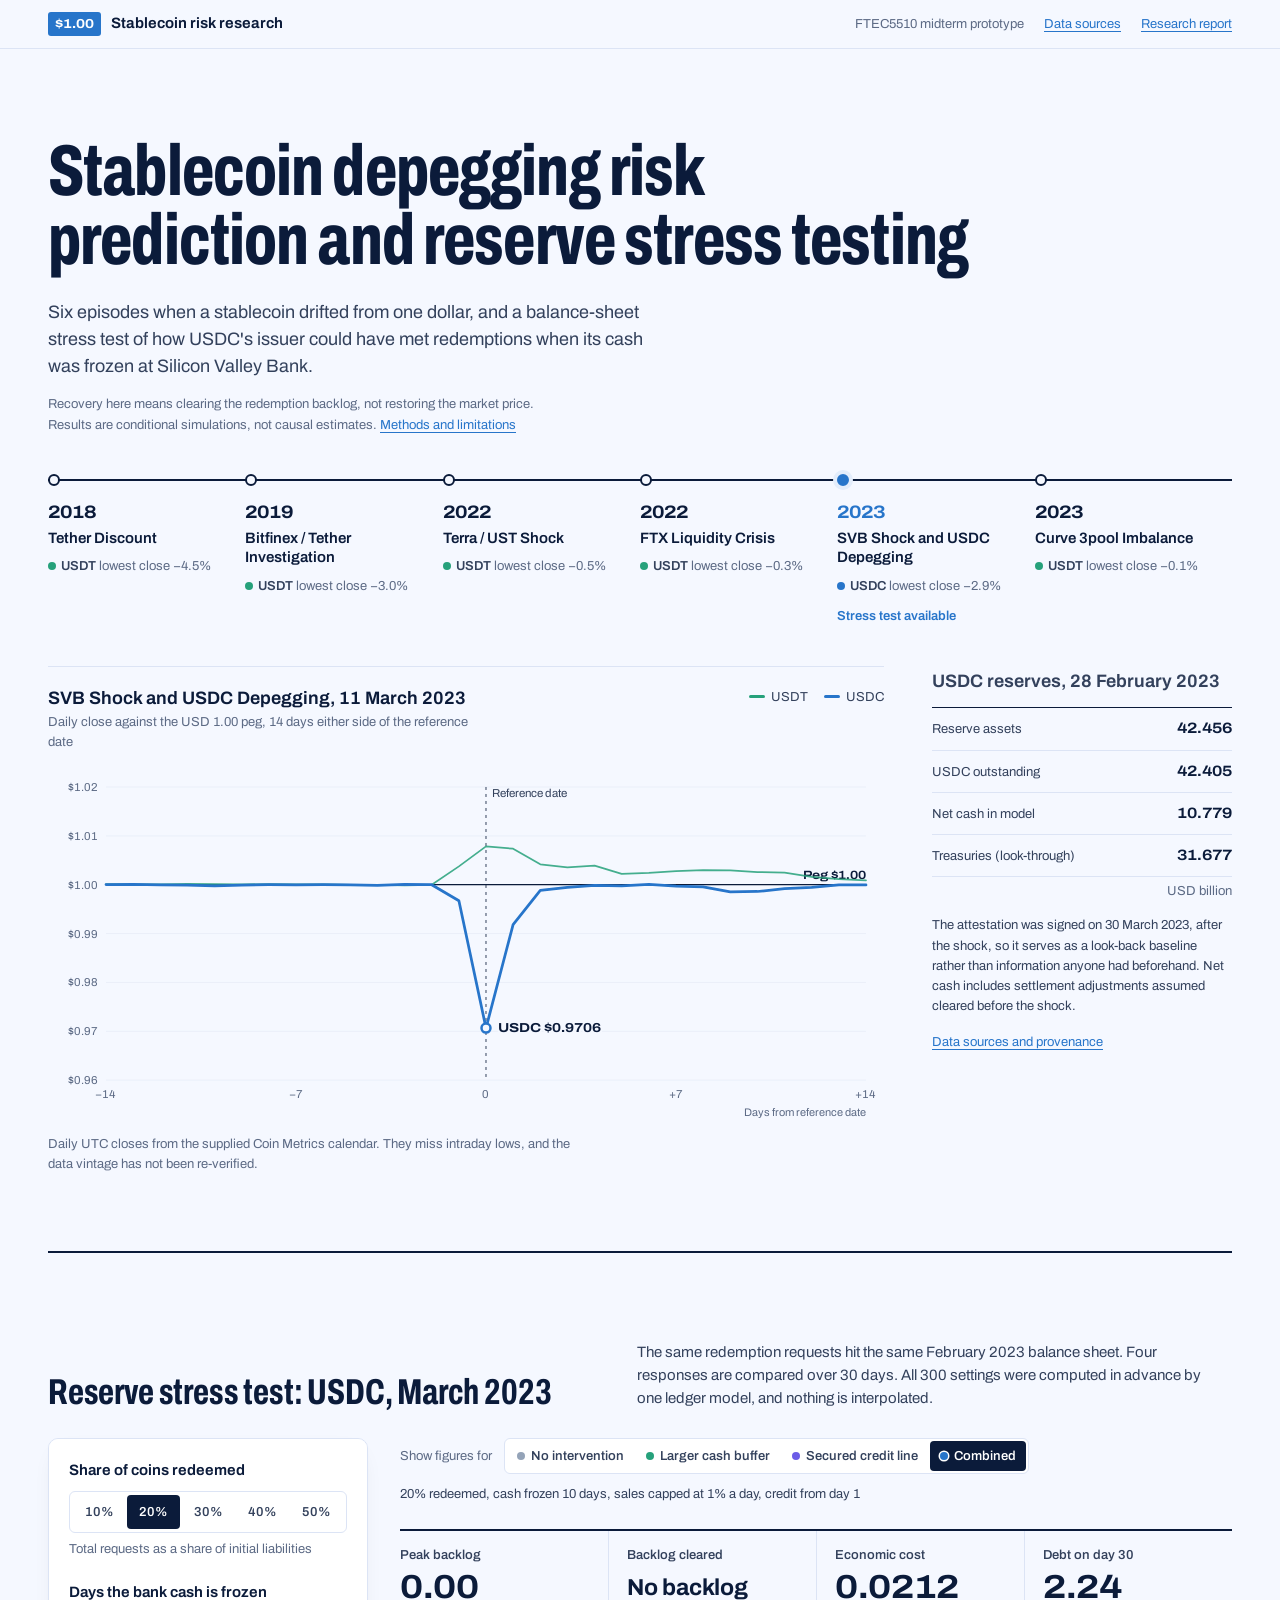
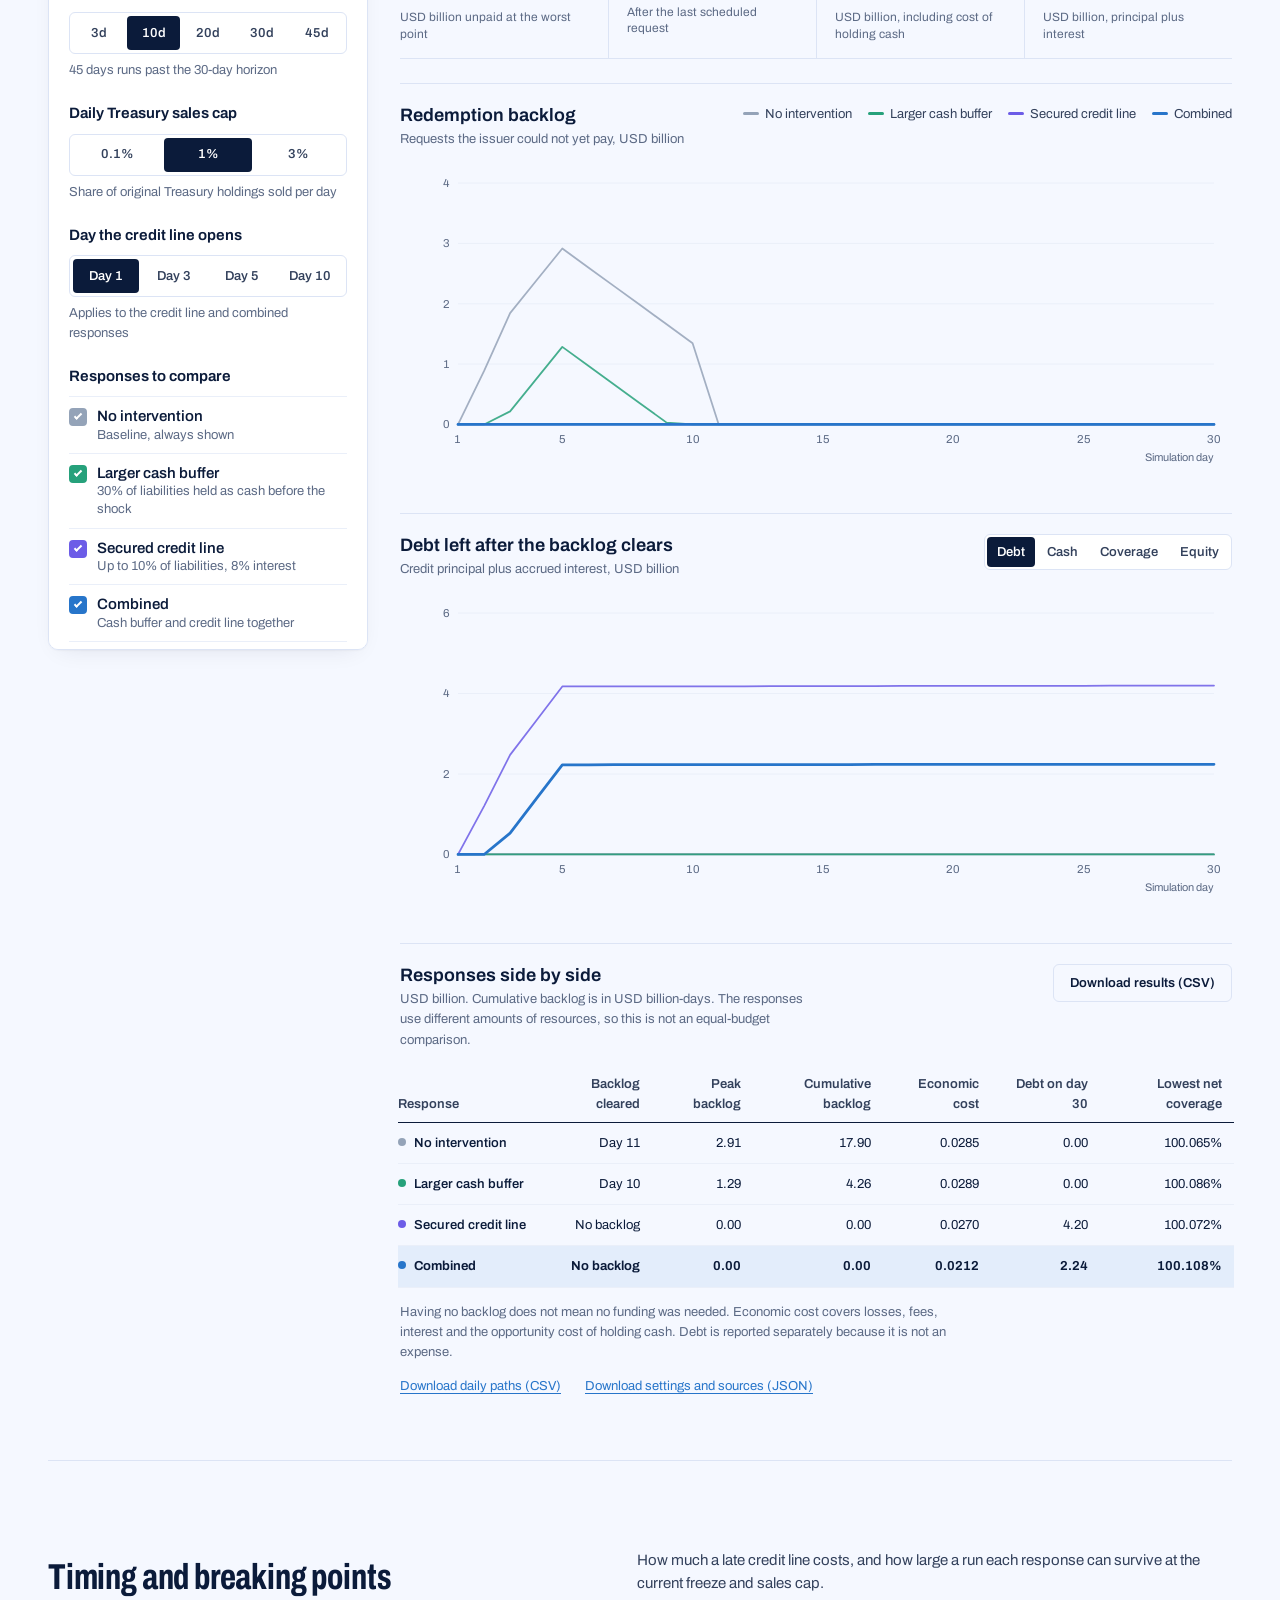
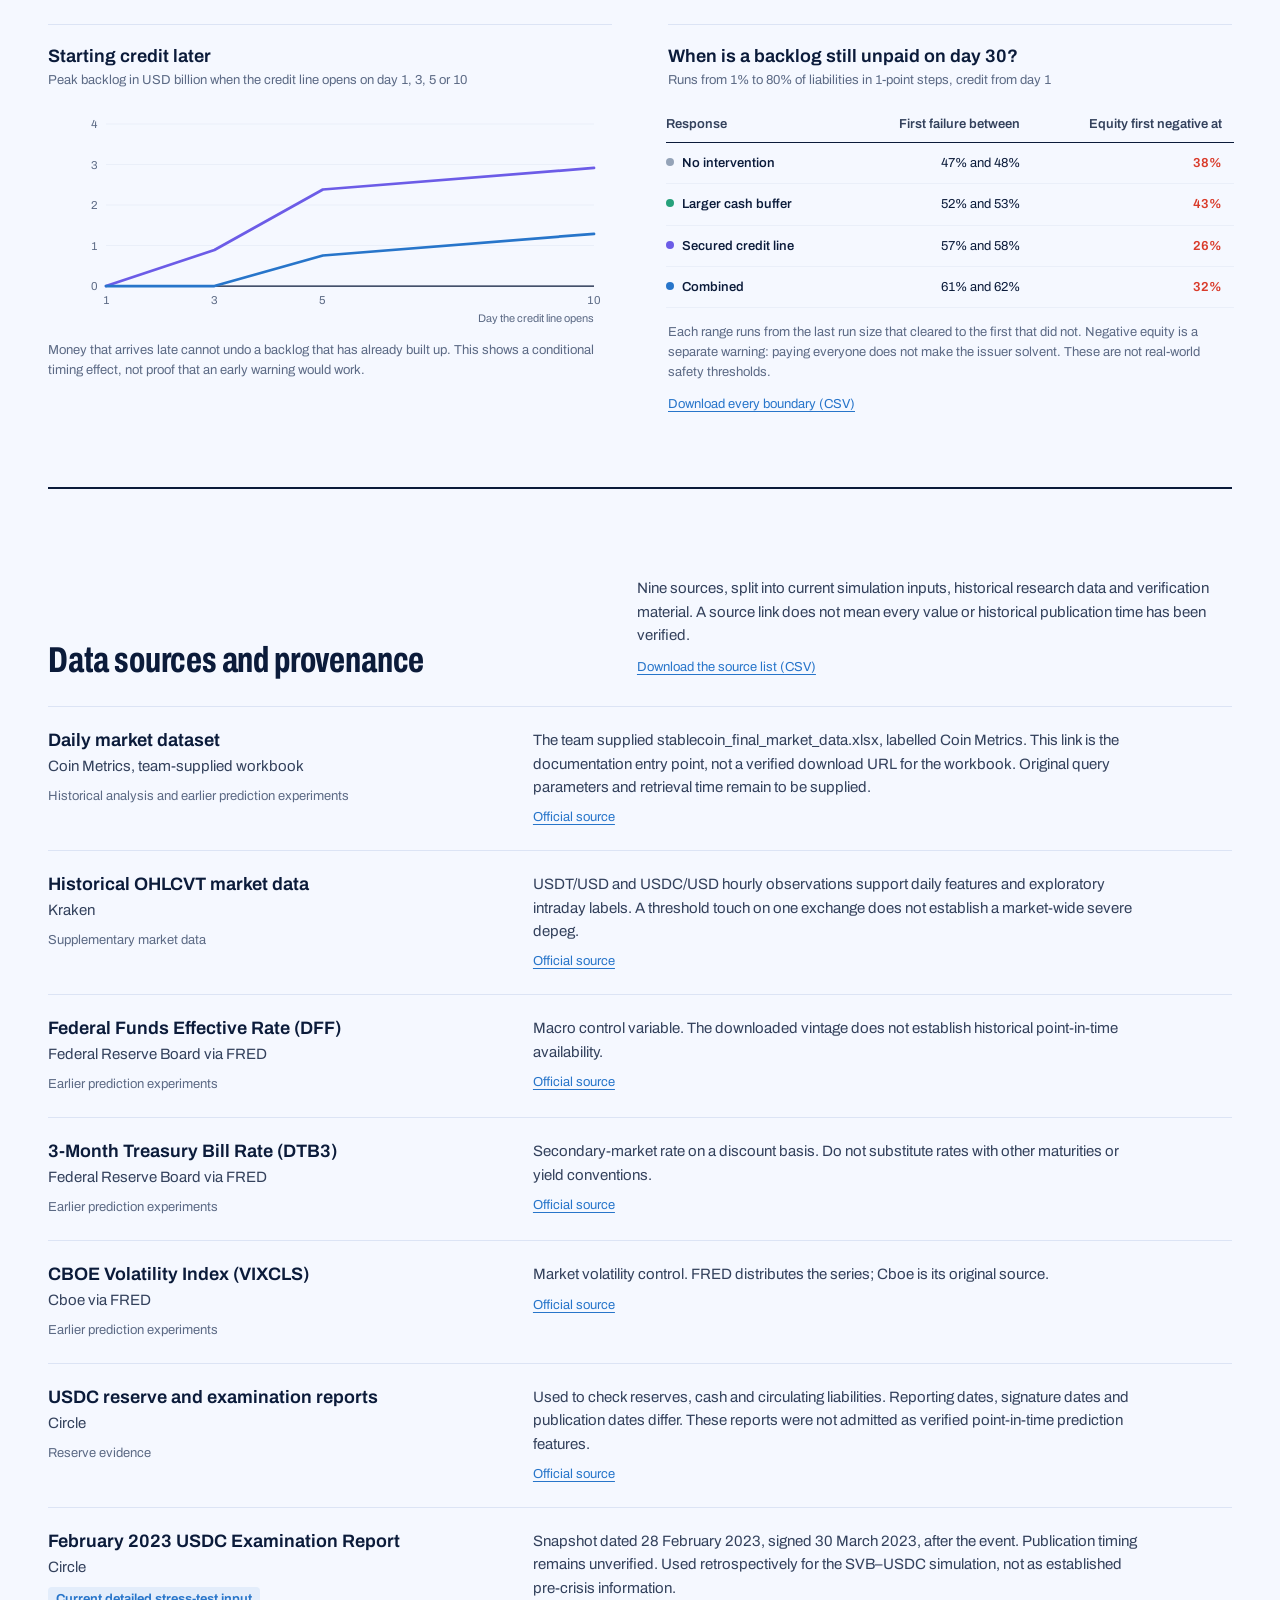
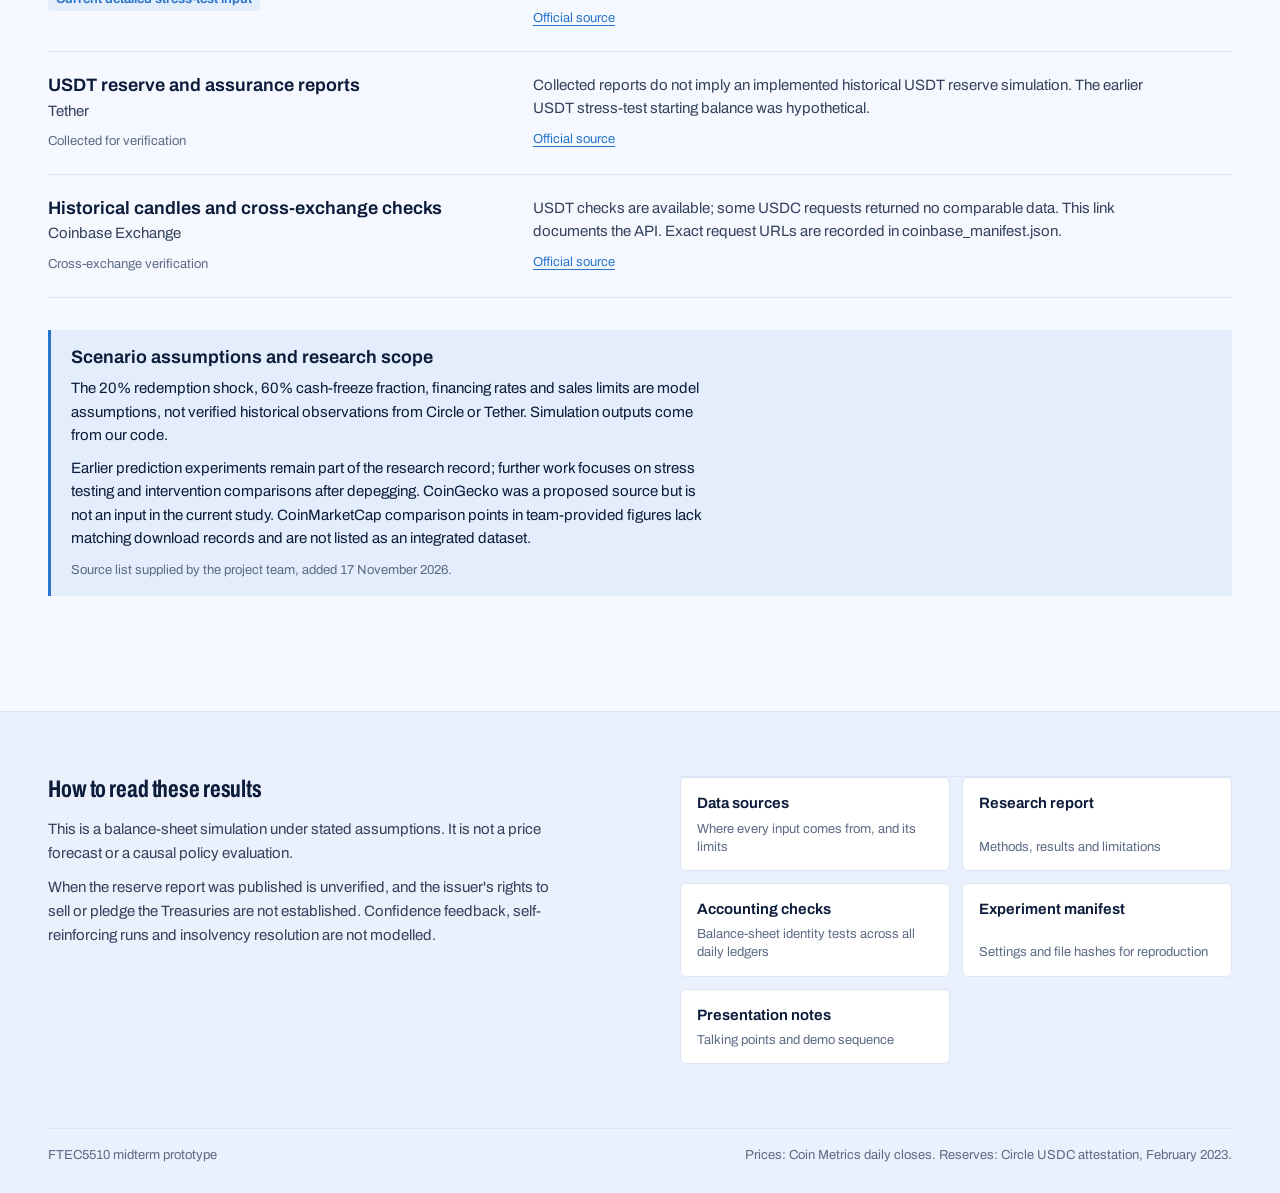
<file: demo/index.html>
<!doctype html>
<html lang="en">
<head>
  <meta charset="utf-8">
  <meta name="viewport" content="width=device-width, initial-scale=1">
  <title>Stablecoin Depegging Risk Prediction and Reserve Stress Testing</title>
  <meta name="description" content="Historical stablecoin depegging windows and a conditional reserve stress test of USDC during the March 2023 SVB shock.">
  <link rel="preconnect" href="https://fonts.googleapis.com">
  <link rel="preconnect" href="https://fonts.gstatic.com" crossorigin>
  <link rel="stylesheet" href="https://fonts.googleapis.com/css2?family=Archivo:wdth,wght@62..125,300..800&display=swap">
  <link rel="stylesheet" href="style.css">
  <script defer src="data.js"></script>
  <script defer src="app.js"></script>
</head>
<body>
  <a class="skip" href="#simulation">Skip to the stress test</a>

  <nav class="topbar">
    <a class="brand" href="index.html"><span class="brand-peg" aria-hidden="true">$1.00</span>Stablecoin risk research</a>
    <div class="topbar-links">
      <span class="course">FTEC5510 midterm prototype</span>
      <a href="#data-sources">Data sources</a>
      <a href="report-en.html">Research report</a>
    </div>
  </nav>

  <main>
    <header class="hero">
      <h1>Stablecoin depegging risk prediction and reserve stress testing</h1>
      <p class="lead">Six episodes when a stablecoin drifted from one dollar, and a balance-sheet stress test of how USDC's issuer could have met redemptions when its cash was frozen at Silicon Valley Bank.</p>
      <p class="scope">Recovery here means clearing the redemption backlog, not restoring the market price. Results are conditional simulations, not causal estimates. <a href="report-en.html">Methods and limitations</a></p>
    </header>

    <section class="history" aria-labelledby="history-heading">
      <h2 id="history-heading" class="visually-hidden">Historical event windows</h2>
      <ol id="events" class="timeline" aria-label="Historical events, in date order"></ol>

      <div class="history-layout">
        <figure class="sheet peg-sheet">
          <figcaption class="chart-head">
            <div>
              <h3 id="event-title"></h3>
              <p>Daily close against the USD 1.00 peg, 14 days either side of the reference date</p>
            </div>
            <ul class="legend" aria-label="Coins">
              <li style="--swatch:var(--usdt)">USDT</li>
              <li style="--swatch:var(--usdc)">USDC</li>
            </ul>
          </figcaption>
          <div id="history-chart" class="chart chart-tall" role="img" aria-label="Daily stablecoin prices around the selected event"></div>
          <p class="note">Daily UTC closes from the supplied Coin Metrics calendar. They miss intraday lows, and the data vintage has not been re-verified.</p>
        </figure>

        <aside class="evidence">
          <h3 id="evidence-title"></h3>
          <div id="evidence-body"></div>
          <a href="#data-sources">Data sources and provenance</a>
        </aside>
      </div>

      <div id="history-only" class="callout" hidden>
        <p>There is no reserve snapshot for this episode, so only market prices are shown. The stress test uses the February 2023 USDC reserves and does not reuse them for other years.</p>
        <button id="back-svb" class="btn" type="button">Open the SVB and USDC stress test</button>
      </div>
    </section>

    <section id="simulation" class="lab" aria-labelledby="lab-heading">
      <header class="section-head">
        <h2 id="lab-heading">Reserve stress test: USDC, March 2023</h2>
        <p>The same redemption requests hit the same February 2023 balance sheet. Four responses are compared over 30 days. All 300 settings were computed in advance by one ledger model, and nothing is interpolated.</p>
      </header>

      <div class="lab-layout">
        <form class="controls" id="controls" aria-label="Scenario settings" onsubmit="return false">
          <div class="control" id="ctl-redemption"></div>
          <div class="control" id="ctl-freeze"></div>
          <div class="control" id="ctl-sale"></div>
          <div class="control" id="ctl-activation"></div>

          <fieldset class="control strategies">
            <legend>Responses to compare</legend>
            <label class="check" style="--swatch:var(--s-none)">
              <input type="checkbox" value="no_intervention" checked disabled>
              <span>No intervention <small>Baseline, always shown</small></span>
            </label>
            <label class="check" style="--swatch:var(--s-cash)">
              <input type="checkbox" value="cash_buffer" checked>
              <span>Larger cash buffer <small>30% of liabilities held as cash before the shock</small></span>
            </label>
            <label class="check" style="--swatch:var(--s-credit)">
              <input type="checkbox" value="credit_line" checked>
              <span>Secured credit line <small>Up to 10% of liabilities, 8% interest</small></span>
            </label>
            <label class="check" style="--swatch:var(--s-combined)">
              <input type="checkbox" value="combined" checked>
              <span>Combined <small>Cash buffer and credit line together</small></span>
            </label>
          </fieldset>

          <button class="btn btn-quiet" id="reset" type="button">Reset to default scenario</button>

          <details class="assumptions">
            <summary>Fixed assumptions</summary>
            <p>60% of baseline net cash is frozen and released the day after the freeze ends. No Treasury price shock, a 1% liquidation haircut, and a 30-day horizon. Requests arrive over five days, weighted 40, 25, 15, 10 and 10%.</p>
            <p>The cash buffer targets 30% of initial liabilities, is built 30 days before the shock at a 4% annual opportunity spread, and sits outside the frozen bank.</p>
            <p>Credit is capped at 10% of initial liabilities, costs 8% a year plus a 0.5% commitment fee, and needs collateral worth 110% of principal. Nothing is repaid within the horizon.</p>
            <p>The sales cap applies to original Treasury holdings, and only unpledged Treasuries can be sold.</p>
          </details>
        </form>

        <div class="results">
          <div class="focus-bar">
            <div class="focus-pick">
              <span id="focus-label">Show figures for</span>
              <div id="focus" class="seg seg-small" role="radiogroup" aria-labelledby="focus-label"></div>
            </div>
            <p id="scenario-caption" class="scenario"></p>
          </div>

          <dl id="metrics" class="ledger" aria-live="polite"></dl>
          <div id="risk-note" class="callout callout-red" role="status" hidden></div>

          <figure class="sheet">
            <figcaption class="chart-head">
              <div>
                <h3>Redemption backlog</h3>
                <p>Requests the issuer could not yet pay, USD billion</p>
              </div>
              <ul id="strategy-legend" class="legend" aria-label="Responses"></ul>
            </figcaption>
            <div id="queue-chart" class="chart" role="img" aria-label="Daily redemption backlog by response"></div>
          </figure>

          <figure class="sheet secondary-chart">
            <figcaption class="chart-head">
              <div>
                <h3 id="secondary-title">Debt left after the backlog clears</h3>
                <p id="secondary-sub">Credit principal plus accrued interest, USD billion</p>
              </div>
              <div id="secondary-metric" class="seg seg-small" role="radiogroup" aria-label="Measure to plot"></div>
            </figcaption>
            <div id="secondary-chart" class="chart" role="img" aria-label="Balance-sheet measure by response"></div>
          </figure>

          <section class="sheet" aria-labelledby="compare-heading">
            <div class="chart-head">
              <div>
                <h3 id="compare-heading">Responses side by side</h3>
                <p>USD billion. Cumulative backlog is in USD billion-days. The responses use different amounts of resources, so this is not an equal-budget comparison.</p>
              </div>
              <button class="btn btn-quiet" id="export-results" type="button">Download results (CSV)</button>
            </div>
            <div class="table-scroll">
              <table class="num-table">
                <thead>
                  <tr>
                    <th scope="col">Response</th>
                    <th scope="col">Backlog cleared</th>
                    <th scope="col">Peak backlog</th>
                    <th scope="col">Cumulative backlog</th>
                    <th scope="col">Economic cost</th>
                    <th scope="col">Debt on day 30</th>
                    <th scope="col">Lowest net coverage</th>
                  </tr>
                </thead>
                <tbody id="comparison"></tbody>
              </table>
            </div>
            <p class="note">Having no backlog does not mean no funding was needed. Economic cost covers losses, fees, interest and the opportunity cost of holding cash. Debt is reported separately because it is not an expense.</p>
            <div class="actions">
              <button class="link-btn" id="export-paths" type="button">Download daily paths (CSV)</button>
              <button class="link-btn" id="export-config" type="button">Download settings and sources (JSON)</button>
            </div>
          </section>
        </div>
      </div>

      <header class="section-head">
        <h2>Timing and breaking points</h2>
        <p>How much a late credit line costs, and how large a run each response can survive at the current freeze and sales cap.</p>
      </header>

      <div class="experiment-grid">
        <figure class="sheet">
          <figcaption class="chart-head">
            <div>
              <h3>Starting credit later</h3>
              <p>Peak backlog in USD billion when the credit line opens on day 1, 3, 5 or 10</p>
            </div>
          </figcaption>
          <div id="timing-chart" class="chart" role="img" aria-label="Peak backlog by credit start day"></div>
          <p class="note">Money that arrives late cannot undo a backlog that has already built up. This shows a conditional timing effect, not proof that an early warning would work.</p>
        </figure>

        <section class="sheet" aria-labelledby="boundary-heading">
          <div class="chart-head">
            <div>
              <h3 id="boundary-heading">When is a backlog still unpaid on day 30?</h3>
              <p>Runs from 1% to 80% of liabilities in 1-point steps, credit from day 1</p>
            </div>
          </div>
          <div class="table-scroll">
            <table class="num-table">
              <thead>
                <tr>
                  <th scope="col">Response</th>
                  <th scope="col">First failure between</th>
                  <th scope="col">Equity first negative at</th>
                </tr>
              </thead>
              <tbody id="boundaries"></tbody>
            </table>
          </div>
          <p class="note">Each range runs from the last run size that cleared to the first that did not. Negative equity is a separate warning: paying everyone does not make the issuer solvent. These are not real-world safety thresholds.</p>
          <a href="results/failure_boundaries.csv">Download every boundary (CSV)</a>
        </section>
      </div>
    </section>

    <section id="data-sources" class="sources" aria-labelledby="sources-heading">
      <header class="section-head">
        <h2 id="sources-heading">Data sources and provenance</h2>
        <div>
          <p>Nine sources, split into current simulation inputs, historical research data and verification material. A source link does not mean every value or historical publication time has been verified.</p>
          <a class="sources-download" href="evidence/data-sources.csv" download>Download the source list (CSV)</a>
        </div>
      </header>

      <ol class="source-list">
        <li class="source">
          <div class="source-meta">
            <h3>Daily market dataset</h3>
            <p class="source-provider">Coin Metrics, team-supplied workbook</p>
            <p class="source-use">Historical analysis and earlier prediction experiments</p>
          </div>
          <div class="source-body">
            <p>The team supplied stablecoin_final_market_data.xlsx, labelled Coin Metrics. This link is the documentation entry point, not a verified download URL for the workbook. Original query parameters and retrieval time remain to be supplied.</p>
            <a href="https://docs.coinmetrics.io/" target="_blank" rel="noopener noreferrer">Official source<span class="visually-hidden"> for Daily market dataset (opens in a new tab)</span></a>
          </div>
        </li>
        <li class="source">
          <div class="source-meta">
            <h3>Historical OHLCVT market data</h3>
            <p class="source-provider">Kraken</p>
            <p class="source-use">Supplementary market data</p>
          </div>
          <div class="source-body">
            <p>USDT/USD and USDC/USD hourly observations support daily features and exploratory intraday labels. A threshold touch on one exchange does not establish a market-wide severe depeg.</p>
            <a href="https://support.kraken.com/articles/360047124832-downloadable-historical-ohlcvt-open-high-low-close-volume-trades-data" target="_blank" rel="noopener noreferrer">Official source<span class="visually-hidden"> for Historical OHLCVT market data (opens in a new tab)</span></a>
          </div>
        </li>
        <li class="source">
          <div class="source-meta">
            <h3>Federal Funds Effective Rate (DFF)</h3>
            <p class="source-provider">Federal Reserve Board via FRED</p>
            <p class="source-use">Earlier prediction experiments</p>
          </div>
          <div class="source-body">
            <p>Macro control variable. The downloaded vintage does not establish historical point-in-time availability.</p>
            <a href="https://fred.stlouisfed.org/series/DFF" target="_blank" rel="noopener noreferrer">Official source<span class="visually-hidden"> for Federal Funds Effective Rate (DFF) (opens in a new tab)</span></a>
          </div>
        </li>
        <li class="source">
          <div class="source-meta">
            <h3>3-Month Treasury Bill Rate (DTB3)</h3>
            <p class="source-provider">Federal Reserve Board via FRED</p>
            <p class="source-use">Earlier prediction experiments</p>
          </div>
          <div class="source-body">
            <p>Secondary-market rate on a discount basis. Do not substitute rates with other maturities or yield conventions.</p>
            <a href="https://fred.stlouisfed.org/series/DTB3" target="_blank" rel="noopener noreferrer">Official source<span class="visually-hidden"> for 3-Month Treasury Bill Rate (DTB3) (opens in a new tab)</span></a>
          </div>
        </li>
        <li class="source">
          <div class="source-meta">
            <h3>CBOE Volatility Index (VIXCLS)</h3>
            <p class="source-provider">Cboe via FRED</p>
            <p class="source-use">Earlier prediction experiments</p>
          </div>
          <div class="source-body">
            <p>Market volatility control. FRED distributes the series; Cboe is its original source.</p>
            <a href="https://fred.stlouisfed.org/series/VIXCLS" target="_blank" rel="noopener noreferrer">Official source<span class="visually-hidden"> for CBOE Volatility Index (VIXCLS) (opens in a new tab)</span></a>
          </div>
        </li>
        <li class="source">
          <div class="source-meta">
            <h3>USDC reserve and examination reports</h3>
            <p class="source-provider">Circle</p>
            <p class="source-use">Reserve evidence</p>
          </div>
          <div class="source-body">
            <p>Used to check reserves, cash and circulating liabilities. Reporting dates, signature dates and publication dates differ. These reports were not admitted as verified point-in-time prediction features.</p>
            <a href="https://www.circle.com/transparency" target="_blank" rel="noopener noreferrer">Official source<span class="visually-hidden"> for USDC reserve and examination reports (opens in a new tab)</span></a>
          </div>
        </li>
        <li class="source is-input">
          <div class="source-meta">
            <h3>February 2023 USDC Examination Report</h3>
            <p class="source-provider">Circle</p>
            <p class="source-use">Current detailed stress-test input</p>
          </div>
          <div class="source-body">
            <p>Snapshot dated 28 February 2023, signed 30 March 2023, after the event. Publication timing remains unverified. Used retrospectively for the SVB–USDC simulation, not as established pre-crisis information.</p>
            <a href="https://6778953.fs1.hubspotusercontent-na1.net/hubfs/6778953/USDCAttestationReports/2023%20USDC_Circle%20Examination%20Report%20February%202023.pdf" target="_blank" rel="noopener noreferrer">Official source<span class="visually-hidden"> for February 2023 USDC Examination Report (opens in a new tab)</span></a>
          </div>
        </li>
        <li class="source">
          <div class="source-meta">
            <h3>USDT reserve and assurance reports</h3>
            <p class="source-provider">Tether</p>
            <p class="source-use">Collected for verification</p>
          </div>
          <div class="source-body">
            <p>Collected reports do not imply an implemented historical USDT reserve simulation. The earlier USDT stress-test starting balance was hypothetical.</p>
            <a href="https://tether.to/en/transparency/" target="_blank" rel="noopener noreferrer">Official source<span class="visually-hidden"> for USDT reserve and assurance reports (opens in a new tab)</span></a>
          </div>
        </li>
        <li class="source">
          <div class="source-meta">
            <h3>Historical candles and cross-exchange checks</h3>
            <p class="source-provider">Coinbase Exchange</p>
            <p class="source-use">Cross-exchange verification</p>
          </div>
          <div class="source-body">
            <p>USDT checks are available; some USDC requests returned no comparable data. This link documents the API. Exact request URLs are recorded in coinbase_manifest.json.</p>
            <a href="https://docs.cdp.coinbase.com/api-reference/exchange-api/rest-api/products/get-product-candles" target="_blank" rel="noopener noreferrer">Official source<span class="visually-hidden"> for Historical candles and cross-exchange checks (opens in a new tab)</span></a>
          </div>
        </li>
      </ol>

      <div class="callout source-scope">
        <div>
          <h3>Scenario assumptions and research scope</h3>
          <p>The 20% redemption shock, 60% cash-freeze fraction, financing rates and sales limits are model assumptions, not verified historical observations from Circle or Tether. Simulation outputs come from our code.</p>
          <p>Earlier prediction experiments remain part of the research record; further work focuses on stress testing and intervention comparisons after depegging. CoinGecko was a proposed source but is not an input in the current study. CoinMarketCap comparison points in team-provided figures lack matching download records and are not listed as an integrated dataset.</p>
          <p class="source-note">Source list supplied by the project team, added 17 November 2026.</p>
        </div>
      </div>
    </section>
  </main>

  <footer class="footer">
    <div class="footer-inner">
      <div class="footer-note">
        <h2>How to read these results</h2>
        <p>This is a balance-sheet simulation under stated assumptions. It is not a price forecast or a causal policy evaluation.</p>
        <p>When the reserve report was published is unverified, and the issuer's rights to sell or pledge the Treasuries are not established. Confidence feedback, self-reinforcing runs and insolvency resolution are not modelled.</p>
      </div>
      <ul class="footer-files" aria-label="Project files">
        <li><a href="#data-sources">Data sources</a><span>Where every input comes from, and its limits</span></li>
        <li><a href="report-en.html">Research report</a><span>Methods, results and limitations</span></li>
        <li><a href="audit.json">Accounting checks</a><span>Balance-sheet identity tests across all daily ledgers</span></li>
        <li><a href="manifest.json">Experiment manifest</a><span>Settings and file hashes for reproduction</span></li>
        <li><a href="presentation-notes.txt">Presentation notes</a><span>Talking points and demo sequence</span></li>
      </ul>
    </div>
    <div class="footer-base">
      <span>FTEC5510 midterm prototype</span>
      <span>Prices: Coin Metrics daily closes. Reserves: Circle USDC attestation, February 2023.</span>
    </div>
  </footer>
</body>
</html>
</file>
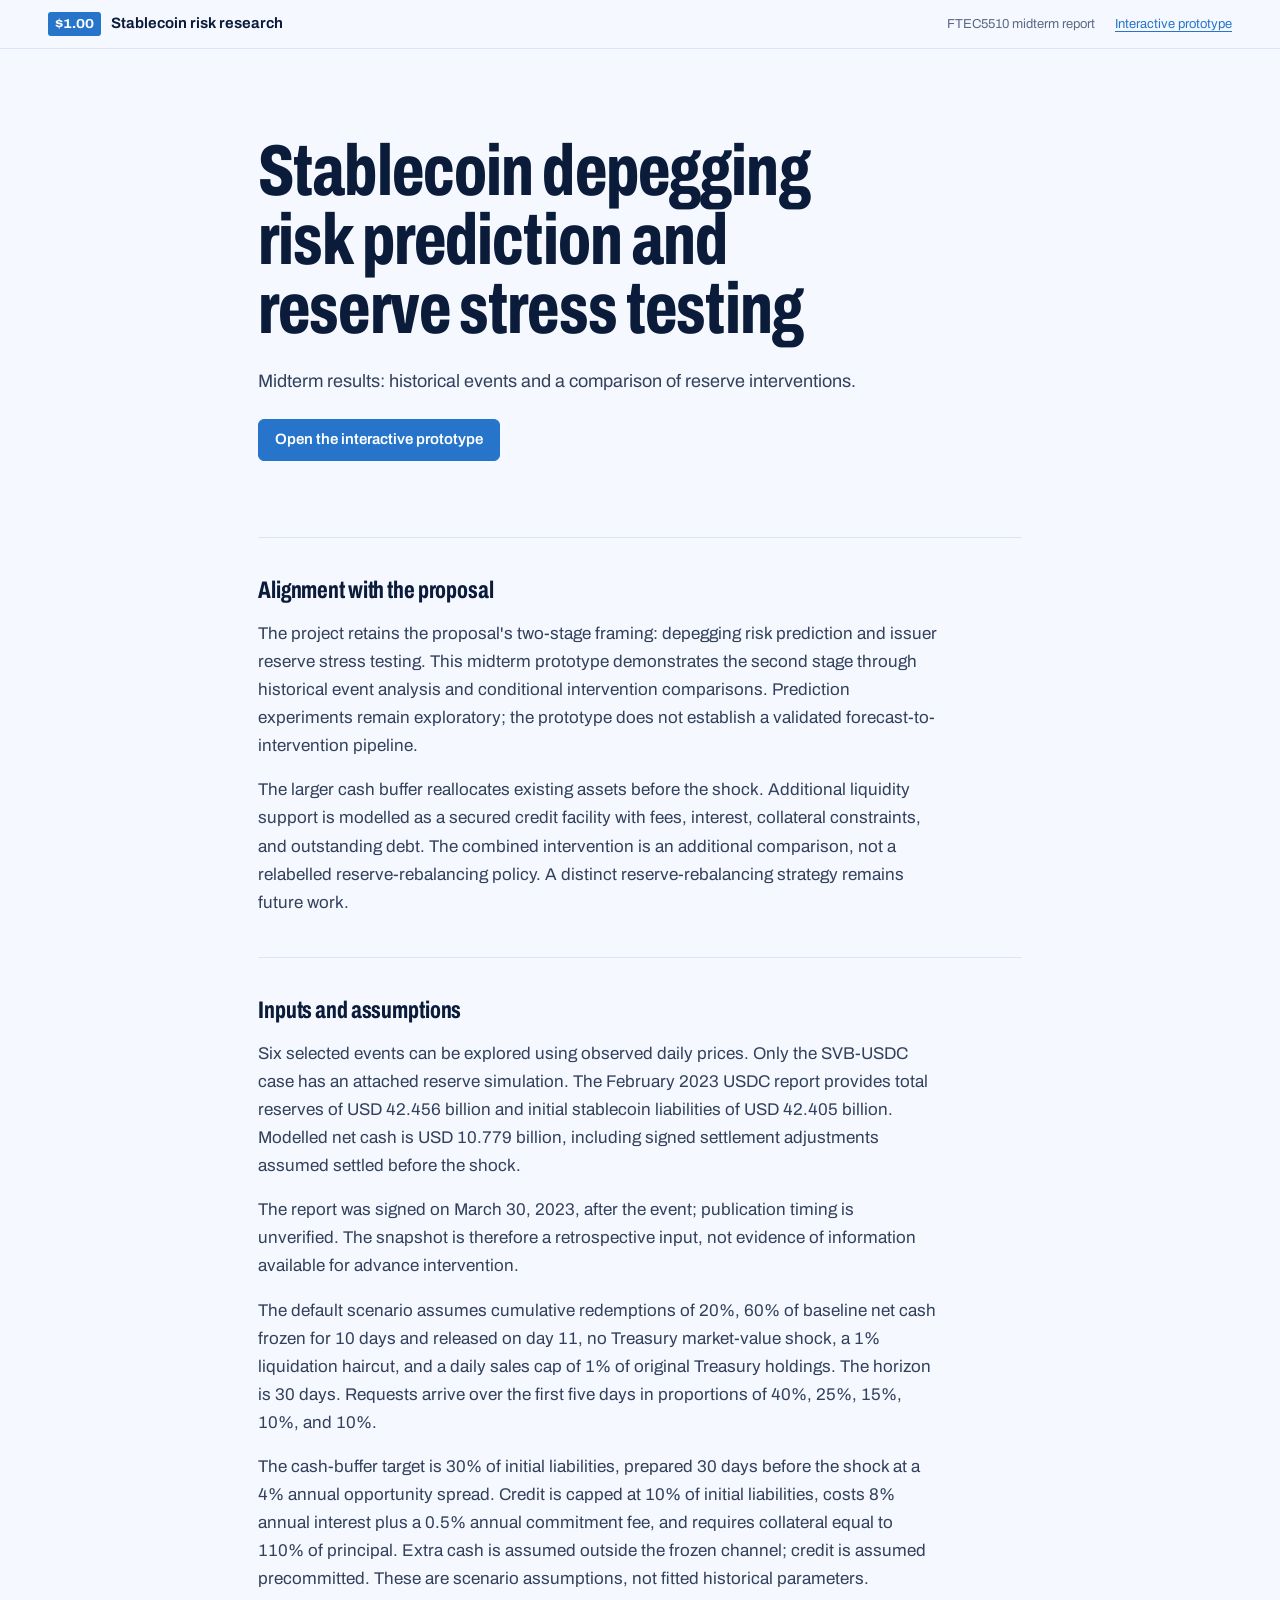
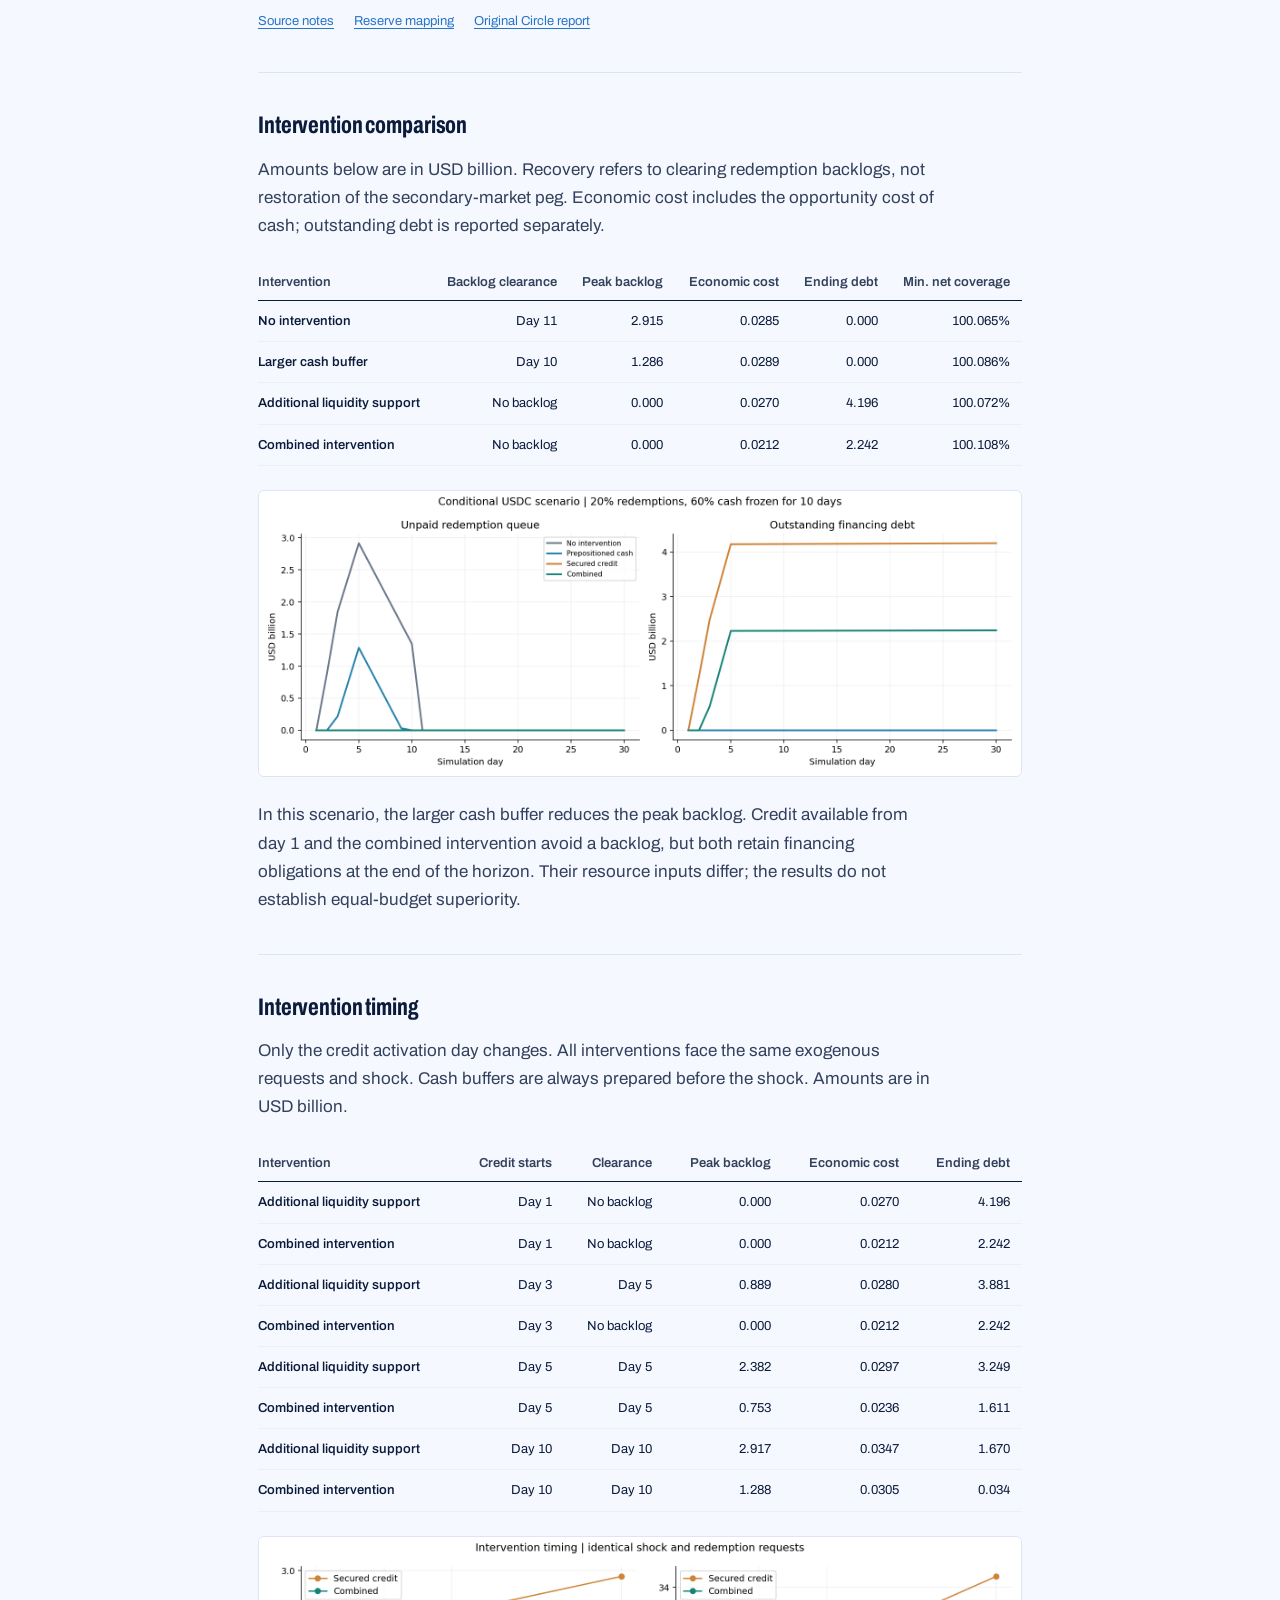
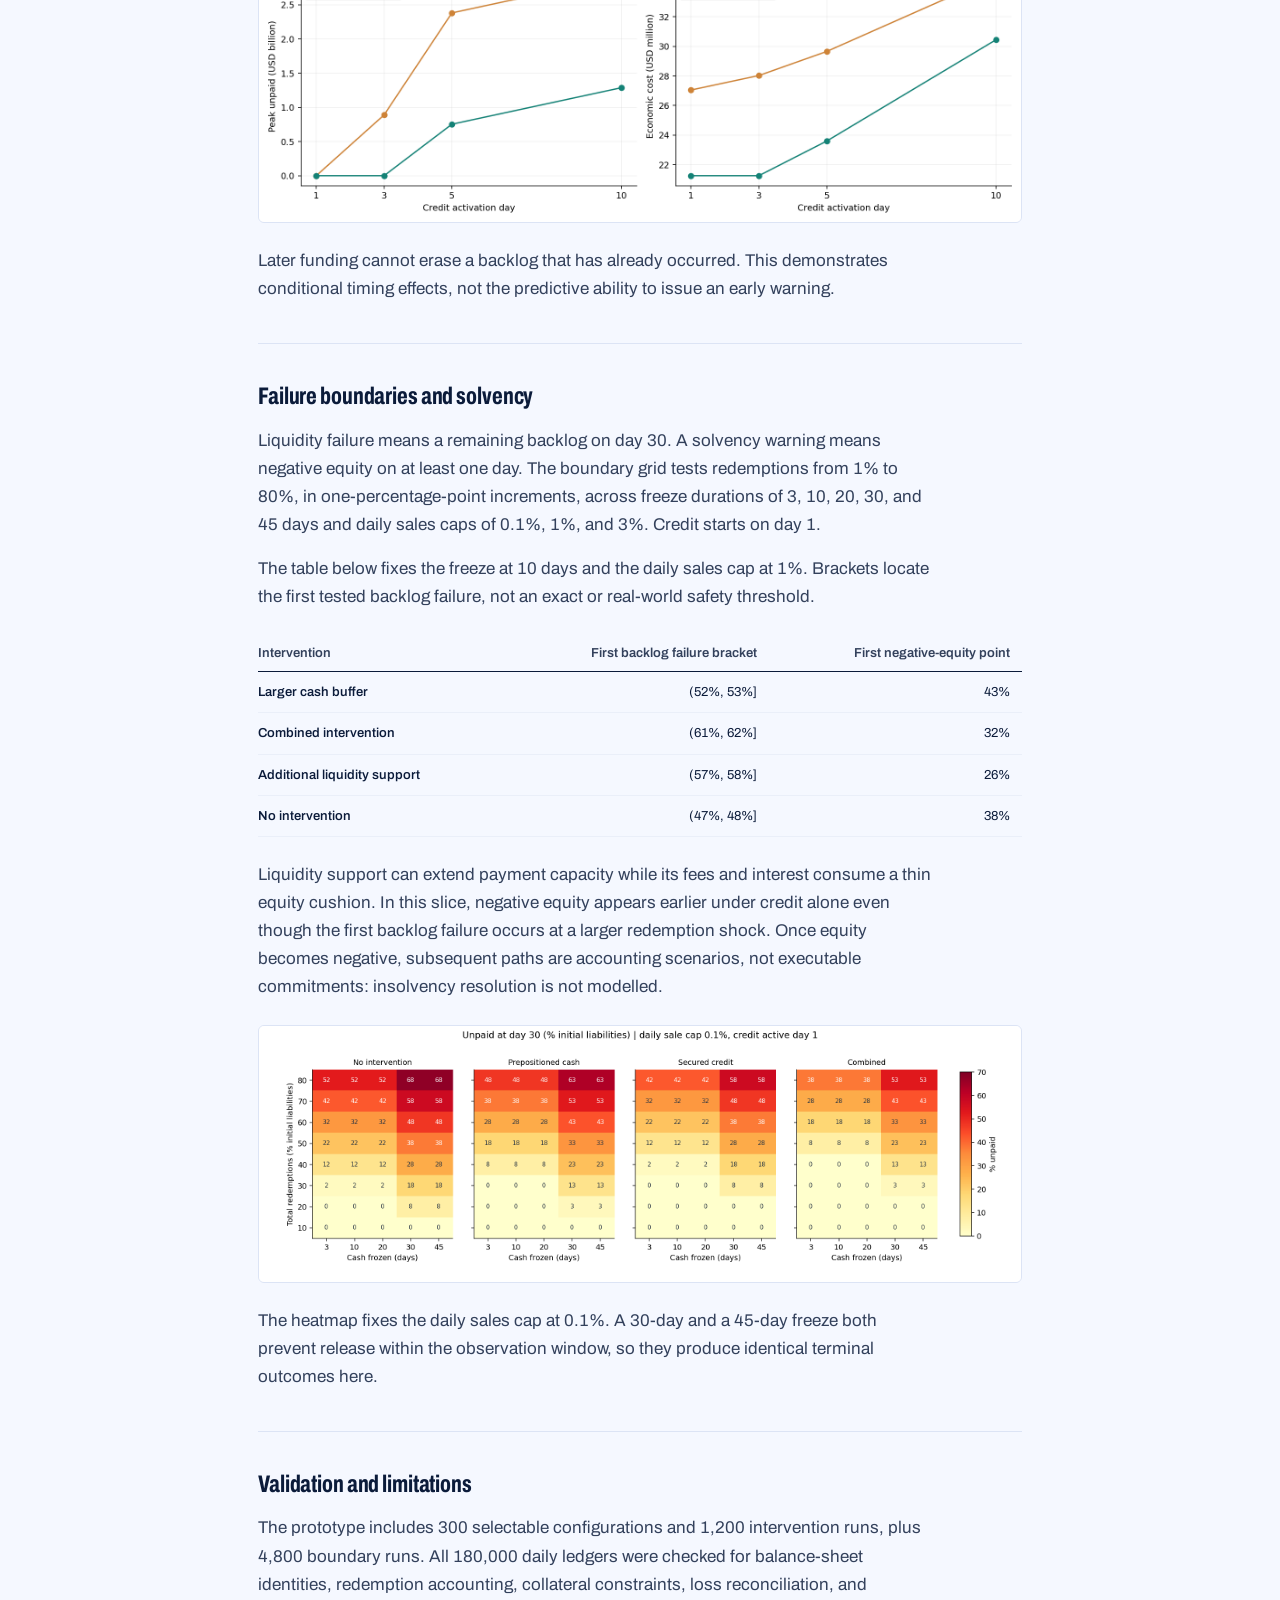
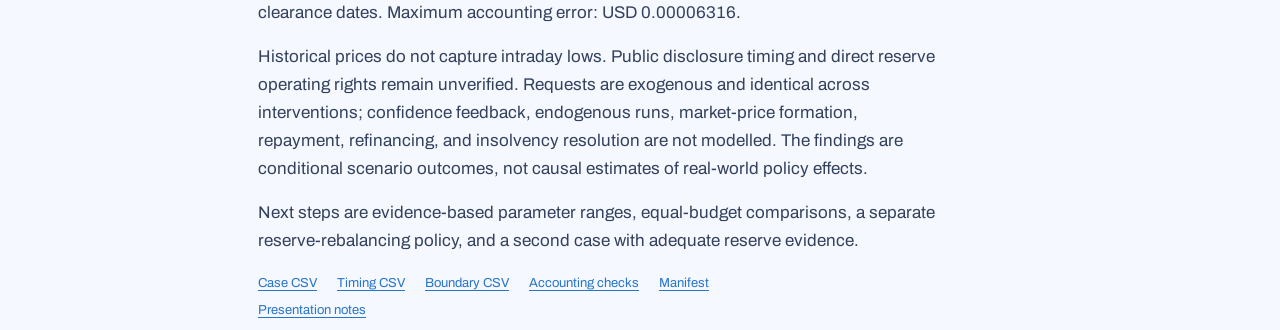
<file: demo/report-en.html>
<!doctype html>
<html lang="en">
<head>
  <meta charset="utf-8">
  <meta name="viewport" content="width=device-width, initial-scale=1">
  <title>Midterm Research Report</title>
  <meta name="description" content="Midterm results for stablecoin depegging risk prediction and reserve stress testing.">
  <link rel="preconnect" href="https://fonts.googleapis.com">
  <link rel="preconnect" href="https://fonts.gstatic.com" crossorigin>
  <link rel="stylesheet" href="https://fonts.googleapis.com/css2?family=Archivo:wdth,wght@62..125,300..800&display=swap">
  <link rel="stylesheet" href="style.css">
</head>
<body class="report">
  <nav class="topbar">
    <a class="brand" href="index.html"><span class="brand-peg" aria-hidden="true">$1.00</span>Stablecoin risk research</a>
    <div class="topbar-links">
      <span class="course">FTEC5510 midterm report</span>
      <a href="index.html">Interactive prototype</a>
    </div>
  </nav>

  <main>
    <header class="hero">
      <h1>Stablecoin depegging risk prediction and reserve stress testing</h1>
      <p class="lead">Midterm results: historical events and a comparison of reserve interventions.</p>
      <a class="btn" href="index.html">Open the interactive prototype</a>
    </header>

    <section class="report-section">
      <h2>Alignment with the proposal</h2>
      <p>The project retains the proposal's two-stage framing: depegging risk prediction and issuer reserve stress testing. This midterm prototype demonstrates the second stage through historical event analysis and conditional intervention comparisons. Prediction experiments remain exploratory; the prototype does not establish a validated forecast-to-intervention pipeline.</p>
      <p>The larger cash buffer reallocates existing assets before the shock. Additional liquidity support is modelled as a secured credit facility with fees, interest, collateral constraints, and outstanding debt. The combined intervention is an additional comparison, not a relabelled reserve-rebalancing policy. A distinct reserve-rebalancing strategy remains future work.</p>
    </section>

    <section class="report-section">
      <h2>Inputs and assumptions</h2>
      <p>Six selected events can be explored using observed daily prices. Only the SVB-USDC case has an attached reserve simulation. The February 2023 USDC report provides total reserves of USD 42.456 billion and initial stablecoin liabilities of USD 42.405 billion. Modelled net cash is USD 10.779 billion, including signed settlement adjustments assumed settled before the shock.</p>
      <p>The report was signed on March 30, 2023, after the event; publication timing is unverified. The snapshot is therefore a retrospective input, not evidence of information available for advance intervention.</p>
      <p>The default scenario assumes cumulative redemptions of 20%, 60% of baseline net cash frozen for 10 days and released on day 11, no Treasury market-value shock, a 1% liquidation haircut, and a daily sales cap of 1% of original Treasury holdings. The horizon is 30 days. Requests arrive over the first five days in proportions of 40%, 25%, 15%, 10%, and 10%.</p>
      <p>The cash-buffer target is 30% of initial liabilities, prepared 30 days before the shock at a 4% annual opportunity spread. Credit is capped at 10% of initial liabilities, costs 8% annual interest plus a 0.5% annual commitment fee, and requires collateral equal to 110% of principal. Extra cash is assumed outside the frozen channel; credit is assumed precommitted. These are scenario assumptions, not fitted historical parameters.</p>
      <p class="link-row"><a href="evidence/source-notes-en.txt">Source notes</a><a href="evidence/balance.json">Reserve mapping</a><a href="evidence/Circle_USDC_2023_02.pdf">Original Circle report</a></p>
    </section>

    <section class="report-section">
      <h2>Intervention comparison</h2>
      <p>Amounts below are in USD billion. Recovery refers to clearing redemption backlogs, not restoration of the secondary-market peg. Economic cost includes the opportunity cost of cash; outstanding debt is reported separately.</p>
      <div class="table-scroll">
        <table class="num-table">
          <thead>
            <tr>
              <th scope="col">Intervention</th>
              <th scope="col">Backlog clearance</th>
              <th scope="col">Peak backlog</th>
              <th scope="col">Economic cost</th>
              <th scope="col">Ending debt</th>
              <th scope="col">Min. net coverage</th>
            </tr>
          </thead>
          <tbody>
            <tr><th scope="row">No intervention</th><td>Day 11</td><td>2.915</td><td>0.0285</td><td>0.000</td><td>100.065%</td></tr>
            <tr><th scope="row">Larger cash buffer</th><td>Day 10</td><td>1.286</td><td>0.0289</td><td>0.000</td><td>100.086%</td></tr>
            <tr><th scope="row">Additional liquidity support</th><td>No backlog</td><td>0.000</td><td>0.0270</td><td>4.196</td><td>100.072%</td></tr>
            <tr><th scope="row">Combined intervention</th><td>No backlog</td><td>0.000</td><td>0.0212</td><td>2.242</td><td>100.108%</td></tr>
          </tbody>
        </table>
      </div>
      <img src="figures/01_case_queue_and_debt.png" alt="Backlog and outstanding debt by intervention">
      <p>In this scenario, the larger cash buffer reduces the peak backlog. Credit available from day 1 and the combined intervention avoid a backlog, but both retain financing obligations at the end of the horizon. Their resource inputs differ; the results do not establish equal-budget superiority.</p>
    </section>

    <section class="report-section">
      <h2>Intervention timing</h2>
      <p>Only the credit activation day changes. All interventions face the same exogenous requests and shock. Cash buffers are always prepared before the shock. Amounts are in USD billion.</p>
      <div class="table-scroll">
        <table class="num-table">
          <thead>
            <tr>
              <th scope="col">Intervention</th>
              <th scope="col">Credit starts</th>
              <th scope="col">Clearance</th>
              <th scope="col">Peak backlog</th>
              <th scope="col">Economic cost</th>
              <th scope="col">Ending debt</th>
            </tr>
          </thead>
          <tbody>
            <tr><th scope="row">Additional liquidity support</th><td>Day 1</td><td>No backlog</td><td>0.000</td><td>0.0270</td><td>4.196</td></tr>
            <tr><th scope="row">Combined intervention</th><td>Day 1</td><td>No backlog</td><td>0.000</td><td>0.0212</td><td>2.242</td></tr>
            <tr><th scope="row">Additional liquidity support</th><td>Day 3</td><td>Day 5</td><td>0.889</td><td>0.0280</td><td>3.881</td></tr>
            <tr><th scope="row">Combined intervention</th><td>Day 3</td><td>No backlog</td><td>0.000</td><td>0.0212</td><td>2.242</td></tr>
            <tr><th scope="row">Additional liquidity support</th><td>Day 5</td><td>Day 5</td><td>2.382</td><td>0.0297</td><td>3.249</td></tr>
            <tr><th scope="row">Combined intervention</th><td>Day 5</td><td>Day 5</td><td>0.753</td><td>0.0236</td><td>1.611</td></tr>
            <tr><th scope="row">Additional liquidity support</th><td>Day 10</td><td>Day 10</td><td>2.917</td><td>0.0347</td><td>1.670</td></tr>
            <tr><th scope="row">Combined intervention</th><td>Day 10</td><td>Day 10</td><td>1.288</td><td>0.0305</td><td>0.034</td></tr>
          </tbody>
        </table>
      </div>
      <img src="figures/02_activation_timing.png" alt="Credit activation timing, peak backlog and economic cost">
      <p>Later funding cannot erase a backlog that has already occurred. This demonstrates conditional timing effects, not the predictive ability to issue an early warning.</p>
    </section>

    <section class="report-section">
      <h2>Failure boundaries and solvency</h2>
      <p>Liquidity failure means a remaining backlog on day 30. A solvency warning means negative equity on at least one day. The boundary grid tests redemptions from 1% to 80%, in one-percentage-point increments, across freeze durations of 3, 10, 20, 30, and 45 days and daily sales caps of 0.1%, 1%, and 3%. Credit starts on day 1.</p>
      <p>The table below fixes the freeze at 10 days and the daily sales cap at 1%. Brackets locate the first tested backlog failure, not an exact or real-world safety threshold.</p>
      <div class="table-scroll">
        <table class="num-table">
          <thead>
            <tr>
              <th scope="col">Intervention</th>
              <th scope="col">First backlog failure bracket</th>
              <th scope="col">First negative-equity point</th>
            </tr>
          </thead>
          <tbody>
            <tr><th scope="row">Larger cash buffer</th><td>(52%, 53%]</td><td>43%</td></tr>
            <tr><th scope="row">Combined intervention</th><td>(61%, 62%]</td><td>32%</td></tr>
            <tr><th scope="row">Additional liquidity support</th><td>(57%, 58%]</td><td>26%</td></tr>
            <tr><th scope="row">No intervention</th><td>(47%, 48%]</td><td>38%</td></tr>
          </tbody>
        </table>
      </div>
      <p>Liquidity support can extend payment capacity while its fees and interest consume a thin equity cushion. In this slice, negative equity appears earlier under credit alone even though the first backlog failure occurs at a larger redemption shock. Once equity becomes negative, subsequent paths are accounting scenarios, not executable commitments: insolvency resolution is not modelled.</p>
      <img src="figures/03_failure_map.png" alt="Unpaid redemptions at day 30 under a 0.1% daily sales cap">
      <p>The heatmap fixes the daily sales cap at 0.1%. A 30-day and a 45-day freeze both prevent release within the observation window, so they produce identical terminal outcomes here.</p>
    </section>

    <section class="report-section">
      <h2>Validation and limitations</h2>
      <p>The prototype includes 300 selectable configurations and 1,200 intervention runs, plus 4,800 boundary runs. All 180,000 daily ledgers were checked for balance-sheet identities, redemption accounting, collateral constraints, loss reconciliation, and clearance dates. Maximum accounting error: USD 0.00006316.</p>
      <p>Historical prices do not capture intraday lows. Public disclosure timing and direct reserve operating rights remain unverified. Requests are exogenous and identical across interventions; confidence feedback, endogenous runs, market-price formation, repayment, refinancing, and insolvency resolution are not modelled. The findings are conditional scenario outcomes, not causal estimates of real-world policy effects.</p>
      <p>Next steps are evidence-based parameter ranges, equal-budget comparisons, a separate reserve-rebalancing policy, and a second case with adequate reserve evidence.</p>
      <p class="link-row"><a href="results/case_comparison.csv">Case CSV</a><a href="results/timing_comparison.csv">Timing CSV</a><a href="results/failure_boundaries.csv">Boundary CSV</a><a href="audit.json">Accounting checks</a><a href="manifest.json">Manifest</a><a href="presentation-notes.txt">Presentation notes</a></p>
    </section>
  </main>
</body>
</html>
</file>
<file: demo/style.css>
@charset "UTF-8";

/* USDC blue on a faint blue paper; red only for deficits and warnings. */
:root {
  --paper: #f5f8ff;
  --sheet: #ffffff;
  --ink: #0b1b3a;
  --ink-2: #33415c;
  --muted: #5c6a85;
  --rule: #dce4f5;
  --rule-soft: #eaeff9;
  --green: #2775ca;
  --green-tint: #e3edfb;
  --red: #d93b2b;
  --red-tint: #fdeae7;

  --usdt: #26a17b;
  --usdc: #2775ca;
  --s-none: #94a3b8;
  --s-cash: #26a17b;
  --s-credit: #6c5ce7;
  --s-combined: #2775ca;

  --font: "Archivo", "Helvetica Neue", Arial, sans-serif;
  --narrow: "wdth" 70;
  --wide: "wdth" 115;

  --step--1: 0.8125rem;
  --step-0: 0.9375rem;
  --step-1: 1.125rem;
  --step-2: 1.5rem;
  --step-3: 2.25rem;
  --step-4: clamp(2.5rem, 6vw, 4.5rem);

  --gutter: clamp(16px, 4vw, 48px);
  --max: 1280px;
  --radius: 6px;
}

*,
*::before,
*::after { box-sizing: border-box; }

html {
  -webkit-font-smoothing: antialiased;
  -webkit-text-size-adjust: 100%;
  scroll-padding-top: 72px;
}

body {
  margin: 0;
  background: var(--paper);
  color: var(--ink);
  font-family: var(--font);
  font-size: var(--step-0);
  line-height: 1.55;
  font-variant-numeric: tabular-nums;
}

h1, h2, h3, p, dl, dd, figure, ol, ul { margin: 0; }
ol, ul { padding: 0; list-style: none; }

a {
  color: var(--green);
  text-decoration: underline;
  text-decoration-thickness: 1px;
  text-underline-offset: 3px;
}
a:hover { text-decoration-thickness: 2px; }

button, input { font: inherit; color: inherit; }
button { cursor: pointer; }

:focus-visible {
  outline: 2px solid var(--green);
  outline-offset: 2px;
  border-radius: 3px;
}

[hidden] { display: none !important; }

.visually-hidden {
  position: absolute;
  width: 1px; height: 1px;
  overflow: hidden;
  clip: rect(0 0 0 0);
  white-space: nowrap;
}

.skip {
  position: absolute;
  left: var(--gutter);
  top: -40px;
  background: var(--ink);
  color: var(--sheet);
  padding: 6px 12px;
  z-index: 20;
}
.skip:focus { top: 8px; }

/* ---------- top bar ---------- */

.topbar {
  position: sticky;
  top: 0;
  z-index: 10;
  display: flex;
  align-items: center;
  justify-content: space-between;
  gap: 16px;
  padding: 12px var(--gutter);
  background: color-mix(in srgb, var(--paper) 92%, transparent);
  backdrop-filter: blur(8px);
  border-bottom: 1px solid var(--rule);
}

.brand {
  display: inline-flex;
  align-items: center;
  gap: 10px;
  color: var(--ink);
  font-weight: 650;
  text-decoration: none;
  white-space: nowrap;
}

.brand-peg {
  font-variation-settings: var(--wide);
  font-weight: 700;
  font-size: var(--step--1);
  color: var(--sheet);
  background: var(--green);
  padding: 2px 7px;
  border-radius: 3px;
}

.topbar-links {
  display: flex;
  align-items: center;
  gap: 20px;
  font-size: var(--step--1);
  text-align: right;
}

.course { color: var(--muted); }
.topbar-links > * { white-space: nowrap; }
@media (max-width: 900px) { .course { display: none; } }

/* ---------- layout ---------- */

main {
  max-width: var(--max);
  margin: 0 auto;
  padding: 0 var(--gutter);
}

.hero {
  padding: clamp(40px, 7vw, 88px) 0 clamp(28px, 4vw, 44px);
  max-width: 980px;
}

h1 {
  font-size: var(--step-4);
  font-variation-settings: var(--narrow);
  font-weight: 760;
  line-height: 0.96;
  letter-spacing: -0.012em;
  text-wrap: balance;
}

.lead {
  margin-top: 24px;
  max-width: 62ch;
  font-size: var(--step-1);
  line-height: 1.5;
  color: var(--ink-2);
}

.scope {
  margin-top: 14px;
  max-width: 70ch;
  font-size: var(--step--1);
  color: var(--muted);
}

h2 {
  font-size: var(--step-3);
  font-variation-settings: var(--narrow);
  font-weight: 720;
  line-height: 1.02;
  letter-spacing: -0.005em;
}

h3 {
  font-size: var(--step-1);
  font-weight: 640;
  line-height: 1.3;
}

.section-head {
  display: grid;
  grid-template-columns: minmax(0, 1fr) minmax(0, 1.1fr);
  gap: 12px 48px;
  align-items: end;
  padding: clamp(48px, 7vw, 88px) 0 28px;
  border-top: 2px solid var(--ink);
  margin-top: clamp(48px, 6vw, 72px);
}
.section-head p { color: var(--ink-2); max-width: 64ch; }
.experiment-grid + .section-head,
.lab .section-head:first-child { margin-top: clamp(48px, 6vw, 72px); }
.lab-layout + .section-head { margin-top: clamp(40px, 5vw, 64px); border-top-width: 1px; border-color: var(--rule); }

/* ---------- event timeline ---------- */

.timeline {
  display: grid;
  grid-template-columns: repeat(6, minmax(0, 1fr));
  border-top: 2px solid var(--ink);
  margin-bottom: 24px;
}

.timeline li { display: flex; }

.event {
  position: relative;
  display: flex;
  flex-direction: column;
  align-items: flex-start;
  gap: 2px;
  width: 100%;
  padding: 18px 16px 16px 0;
  background: none;
  border: 0;
  text-align: left;
  color: var(--ink-2);
}

.event::before {
  content: "";
  position: absolute;
  top: -7px;
  left: 0;
  width: 12px;
  height: 12px;
  border-radius: 50%;
  background: var(--paper);
  border: 2px solid var(--ink);
}

.event-year {
  font-variation-settings: var(--wide);
  font-weight: 700;
  font-size: var(--step-1);
  color: var(--ink);
}

.event-name {
  font-weight: 600;
  line-height: 1.3;
  color: var(--ink);
}

.event-dev {
  margin-top: 6px;
  font-size: var(--step--1);
  color: var(--muted);
}

.coin {
  display: inline-flex;
  align-items: center;
  gap: 5px;
  font-weight: 600;
  color: var(--ink-2);
}
.coin::before {
  content: "";
  width: 8px; height: 8px;
  border-radius: 50%;
  background: var(--swatch);
}

.event-flag {
  margin-top: 8px;
  font-size: var(--step--1);
  font-weight: 600;
  color: var(--green);
}

.event:hover .event-name { text-decoration: underline; text-underline-offset: 3px; }
.event.is-on::before { background: var(--green); border-color: var(--green); box-shadow: 0 0 0 4px var(--green-tint); }
.event.is-on .event-year { color: var(--green); }

/* ---------- sheets & charts ---------- */

/* Charts and tables sit directly on the page, opened by a hairline. */
.sheet {
  border-top: 1px solid var(--rule);
  padding-top: 20px;
  min-width: 0;
}

.history-layout {
  display: grid;
  grid-template-columns: minmax(0, 1fr) 300px;
  gap: 48px;
  align-items: start;
}

.chart-head {
  display: flex;
  justify-content: space-between;
  align-items: flex-start;
  gap: 16px;
  flex-wrap: wrap;
  margin-bottom: 16px;
}
.chart-head p {
  margin-top: 2px;
  font-size: var(--step--1);
  color: var(--muted);
  max-width: 60ch;
}

.legend {
  display: flex;
  flex-wrap: wrap;
  gap: 4px 16px;
  font-size: var(--step--1);
  color: var(--ink-2);
}
.legend li { display: inline-flex; align-items: center; gap: 6px; }
.legend li::before {
  content: "";
  width: 16px;
  height: 3px;
  border-radius: 2px;
  background: var(--swatch);
}

.chart { position: relative; min-height: 220px; }
.chart svg { display: block; width: 100%; height: auto; overflow: visible; touch-action: pan-y; }

.chart .grid { stroke: var(--rule-soft); stroke-width: 1; }
.chart .tick,
.chart .axis-title { fill: var(--muted); font-size: 11.5px; font-family: var(--font); }
.chart .axis-title { font-size: 11px; }
.chart .baseline { stroke: var(--ink); stroke-width: 1.25; }
.chart .baseline-label { fill: var(--ink); font-size: 12px; font-weight: 650; font-variation-settings: var(--wide); paint-order: stroke; stroke: var(--paper); stroke-width: 4px; }
.chart .event-line { stroke: var(--ink-2); stroke-width: 1; stroke-dasharray: 3 4; }
.chart .event-label { fill: var(--ink-2); font-size: 11.5px; }
.chart .series { fill: none; stroke-width: 1.75; stroke-linejoin: round; stroke-linecap: round; opacity: 0.85; }
.chart .series-strong { stroke-width: 2.75; opacity: 1; }
.chart .crosshair { stroke: var(--ink); stroke-width: 1; stroke-dasharray: 2 3; pointer-events: none; }
.chart .hover-dots circle { stroke: var(--paper); stroke-width: 2; }
.chart .anno-dot { fill: var(--paper); stroke-width: 2.5; }
.chart .anno { fill: var(--ink); font-size: 13px; font-weight: 700; font-variation-settings: var(--wide); paint-order: stroke; stroke: var(--paper); stroke-width: 4px; }

.tip {
  position: absolute;
  top: 8px;
  min-width: 170px;
  padding: 8px 10px;
  background: var(--ink);
  color: var(--sheet);
  border-radius: 4px;
  font-size: var(--step--1);
  pointer-events: none;
  z-index: 2;
}
.tip-title { font-weight: 650; margin-bottom: 4px; }
.tip-row { display: flex; justify-content: space-between; gap: 16px; }
.tip-row span { display: inline-flex; align-items: center; gap: 6px; color: #b9c4d8; }
.tip-row i { width: 8px; height: 8px; border-radius: 50%; }

.empty { color: var(--muted); padding: 40px 0; }

.note {
  margin-top: 14px;
  font-size: var(--step--1);
  color: var(--muted);
  max-width: 78ch;
}

/* ---------- evidence ---------- */

.evidence {
  padding-top: 4px;
  font-size: var(--step--1);
  color: var(--ink-2);
}
.evidence h3 { margin-bottom: 14px; }
.evidence p + p { margin-top: 10px; }
.evidence > a { display: inline-block; margin-top: 16px; }

.reserve { border-top: 1px solid var(--ink); }
.reserve div {
  display: flex;
  justify-content: space-between;
  align-items: baseline;
  gap: 12px;
  padding: 9px 0;
  border-bottom: 1px solid var(--rule);
}
.reserve dt { color: var(--ink-2); }
.reserve dd {
  font-variation-settings: var(--wide);
  font-weight: 650;
  font-size: var(--step-0);
  color: var(--ink);
}
.evidence .unit { text-align: right; color: var(--muted); margin: 4px 0 14px; }

/* ---------- callouts ---------- */

.callout {
  display: flex;
  justify-content: space-between;
  align-items: center;
  gap: 16px 32px;
  flex-wrap: wrap;
  margin-top: 24px;
  padding: 16px 20px;
  border-left: 3px solid var(--green);
  background: var(--green-tint);
  color: var(--ink);
}
.callout p { max-width: 72ch; }
.callout-red { border-color: var(--red); background: var(--red-tint); margin: 0; }
.callout-red strong { color: var(--red); }

/* ---------- buttons ---------- */

.btn {
  display: inline-flex;
  align-items: center;
  justify-content: center;
  min-height: 40px;
  padding: 8px 16px;
  border: 1px solid var(--green);
  border-radius: var(--radius);
  background: var(--green);
  color: var(--sheet);
  font-weight: 600;
  text-decoration: none;
}
.btn:hover { background: #1d5fa8; }
.btn-quiet {
  background: transparent;
  color: var(--ink);
  border-color: var(--rule);
  font-size: var(--step--1);
  min-height: 36px;
}
.btn-quiet:hover { background: var(--sheet); border-color: var(--ink-2); }

.link-btn {
  background: none;
  border: 0;
  padding: 0;
  color: var(--green);
  text-decoration: underline;
  text-underline-offset: 3px;
  font-size: var(--step--1);
}

/* ---------- lab ---------- */

.lab .section-head:first-child { margin-top: clamp(48px, 6vw, 80px); }

.lab-layout {
  display: grid;
  grid-template-columns: 320px minmax(0, 1fr);
  gap: 32px;
  align-items: start;
}

.controls {
  position: sticky;
  top: 72px;
  display: flex;
  flex-direction: column;
  gap: 22px;
  max-height: calc(100vh - 88px);
  overflow-y: auto;
  scrollbar-width: thin;
  scrollbar-color: var(--rule) transparent;
  padding: 20px;
  background: var(--sheet);
  border: 1px solid var(--rule);
  border-radius: 10px;
  box-shadow: 0 1px 2px rgb(11 27 58 / 0.04), 0 8px 24px -12px rgb(11 27 58 / 0.12);
}

.control { border: 0; margin: 0; padding: 0; min-width: 0; }

.control-label,
.strategies legend {
  display: block;
  margin-bottom: 8px;
  font-weight: 640;
  color: var(--ink);
  padding: 0;
}

.control-hint {
  display: block;
  margin-top: 6px;
  font-size: var(--step--1);
  color: var(--muted);
}

.seg {
  display: flex;
  border: 1px solid var(--rule);
  border-radius: var(--radius);
  background: var(--sheet);
  padding: 3px;
  gap: 2px;
}
.seg input { position: absolute; opacity: 0; pointer-events: none; }
.seg label {
  flex: 1 1 0;
  display: inline-flex;
  align-items: center;
  justify-content: center;
  gap: 6px;
  min-height: 34px;
  padding: 4px 6px;
  border-radius: 4px;
  font-size: var(--step--1);
  font-weight: 560;
  color: var(--ink-2);
  cursor: pointer;
  white-space: nowrap;
  user-select: none;
}
.seg label:hover { background: var(--paper); color: var(--ink); }
.seg input:checked + label {
  background: var(--ink);
  color: var(--sheet);
}
.seg input:focus-visible + label { outline: 2px solid var(--green); outline-offset: 1px; }
.seg label i { width: 8px; height: 8px; border-radius: 50%; flex: none; }
.seg input:checked + label i { box-shadow: 0 0 0 1.5px var(--sheet); }

.seg-small { padding: 2px; }
.seg-small label { min-height: 30px; padding: 3px 10px; flex: 0 1 auto; }

.check {
  display: grid;
  grid-template-columns: 18px 1fr;
  gap: 10px;
  align-items: start;
  padding: 9px 0;
  border-top: 1px solid var(--rule-soft);
  cursor: pointer;
}
.check:last-child { border-bottom: 1px solid var(--rule-soft); }
.check input {
  appearance: none;
  width: 18px;
  height: 18px;
  margin: 2px 0 0;
  border: 2px solid var(--swatch);
  border-radius: 4px;
  background: var(--sheet);
  cursor: pointer;
  display: grid;
  place-content: center;
}
.check input:checked { background: var(--swatch); }
.check input:checked::after {
  content: "";
  width: 8px; height: 4px;
  border: solid var(--sheet);
  border-width: 0 0 2px 2px;
  transform: rotate(-45deg) translate(1px, -1px);
}
.check input:disabled { cursor: default; }
.check span { font-weight: 560; line-height: 1.35; }
.check small { display: block; font-weight: 400; font-size: var(--step--1); color: var(--muted); }

.assumptions {
  font-size: var(--step--1);
  color: var(--ink-2);
  border-top: 1px solid var(--rule);
  padding-top: 12px;
}
.assumptions summary { cursor: pointer; font-weight: 600; color: var(--ink); }
.assumptions p { margin-top: 10px; }

.results { display: flex; flex-direction: column; gap: 48px; min-width: 0; }
.results > .focus-bar, .results > .ledger, .results > .callout { margin-bottom: -24px; }

.focus-bar {
  display: flex;
  flex-direction: column;
  gap: 10px;
}
.focus-pick {
  display: flex;
  align-items: center;
  gap: 12px;
  flex-wrap: wrap;
  font-size: var(--step--1);
  color: var(--muted);
}
.focus-pick .seg { flex-wrap: wrap; }
.scenario { font-size: var(--step--1); color: var(--ink-2); }

/* Ledger of headline figures */
.ledger {
  display: grid;
  grid-template-columns: repeat(4, minmax(0, 1fr));
  border-top: 2px solid var(--ink);
  border-bottom: 1px solid var(--rule);
}
.ledger-cell {
  padding: 14px 18px 16px;
  border-left: 1px solid var(--rule);
}
.ledger-cell:first-child { border-left: 0; padding-left: 0; }
.ledger dt { font-size: var(--step--1); color: var(--ink-2); font-weight: 560; }
.ledger .figure {
  display: block;
  margin-top: 4px;
  font-size: clamp(1.5rem, 2.6vw, 2.125rem);
  font-variation-settings: var(--wide);
  font-weight: 700;
  line-height: 1.1;
  letter-spacing: -0.01em;
  color: var(--ink);
}
.ledger .unit { display: block; margin-top: 4px; font-size: 12px; color: var(--muted); line-height: 1.35; }
.ledger-cell.is-red .figure { color: var(--red); }
.ledger-cell.is-text .figure { font-size: clamp(1.125rem, 1.8vw, 1.5rem); font-variation-settings: normal; padding-top: 0.25em; }

/* Tables */
.table-scroll { overflow-x: auto; margin: 0 -2px; }
.num-table {
  width: 100%;
  border-collapse: collapse;
  font-size: var(--step--1);
  white-space: nowrap;
}
.num-table thead th {
  text-align: right;
  font-weight: 600;
  color: var(--ink-2);
  padding: 8px 12px;
  border-bottom: 1px solid var(--ink);
  vertical-align: bottom;
  white-space: normal;
  min-width: 88px;
}
.num-table thead th:first-child { text-align: left; padding-left: 0; }
.num-table td,
.num-table tbody th {
  padding: 10px 12px;
  border-bottom: 1px solid var(--rule-soft);
  text-align: right;
}
.num-table tbody th {
  text-align: left;
  font-weight: 560;
  padding-left: 0;
}
.num-table tbody th i {
  display: inline-block;
  width: 8px; height: 8px;
  border-radius: 50%;
  margin-right: 8px;
  vertical-align: 1px;
}
.num-table tr.is-focus th,
.num-table tr.is-focus td { background: var(--green-tint); font-weight: 650; }
.num-table tr.is-focus th { box-shadow: -8px 0 0 var(--green-tint); }
.num-table .red { color: var(--red); font-weight: 600; }

.actions { display: flex; flex-wrap: wrap; gap: 8px 24px; margin-top: 14px; }

.experiment-grid {
  display: grid;
  grid-template-columns: repeat(2, minmax(0, 1fr));
  gap: 48px 56px;
  align-items: start;
}
.experiment-grid .sheet > a { display: inline-block; margin-top: 12px; font-size: var(--step--1); }

/* ---------- data sources ---------- */

.sources-download { display: inline-block; margin-top: 10px; font-size: var(--step--1); }

.source-list { border-top: 1px solid var(--rule); }
.source {
  display: grid;
  grid-template-columns: minmax(0, 1fr) minmax(0, 1.6fr);
  gap: 8px 48px;
  padding: 22px 0;
  border-bottom: 1px solid var(--rule);
}
.source h3 { font-size: var(--step-1); }
.source-provider { color: var(--ink-2); margin-top: 2px; }
.source-use {
  display: inline-block;
  margin-top: 8px;
  font-size: var(--step--1);
  color: var(--muted);
}
.source.is-input .source-use {
  color: var(--green);
  font-weight: 650;
  background: var(--green-tint);
  padding: 2px 8px;
  border-radius: 4px;
}
.source-body p { color: var(--ink-2); max-width: 68ch; }
.source-body a { display: inline-block; margin-top: 8px; font-size: var(--step--1); overflow-wrap: anywhere; }

.source-scope { margin-top: 32px; }
.source-scope h3 { margin-bottom: 8px; }
.source-scope p + p { margin-top: 10px; }
.source-scope .source-note { font-size: var(--step--1); color: var(--muted); }

/* ---------- footer ---------- */

.footer {
  margin-top: clamp(72px, 9vw, 128px);
  background: #eaf0fc;
  border-top: 1px solid var(--rule);
  color: var(--ink-2);
  font-size: var(--step-0);
}
.footer-inner,
.footer-base {
  max-width: var(--max);
  margin: 0 auto;
  padding-inline: var(--gutter);
}
.footer-inner {
  display: grid;
  grid-template-columns: minmax(0, 1fr) minmax(0, 1fr);
  gap: 32px 80px;
  padding-top: clamp(40px, 5vw, 64px);
  padding-bottom: clamp(32px, 4vw, 48px);
}
.footer h2 {
  font-size: var(--step-2);
  font-variation-settings: var(--narrow);
  font-weight: 700;
  line-height: 1.1;
  color: var(--ink);
  margin-bottom: 14px;
}
.footer-note p { max-width: 56ch; line-height: 1.6; }
.footer-note p + p { margin-top: 10px; }

.footer-files { border-top: 1px solid var(--rule); align-self: start; }
.footer-files li {
  display: flex;
  justify-content: space-between;
  align-items: baseline;
  gap: 4px 24px;
  flex-wrap: wrap;
  padding: 12px 0;
  border-bottom: 1px solid var(--rule);
}
.footer-files a { color: var(--ink); font-weight: 640; text-decoration: none; }
.footer-files a:hover { color: var(--green); text-decoration: underline; text-underline-offset: 3px; }
.footer-files span { font-size: var(--step--1); color: var(--muted); }

.footer-base {
  max-width: var(--max);
  margin: 0 auto;
  padding-inline: var(--gutter);
}
.footer-inner {
  display: grid;
  grid-template-columns: minmax(0, 1fr) minmax(0, 1fr);
  gap: 32px 80px;
  padding-top: clamp(40px, 5vw, 64px);
  padding-bottom: clamp(32px, 4vw, 48px);
}
.footer h2 {
  font-size: var(--step-2);
  font-variation-settings: var(--narrow);
  font-weight: 700;
  line-height: 1.1;
  color: var(--ink);
  margin-bottom: 14px;
}
.footer-note p { max-width: 56ch; line-height: 1.6; }
.footer-note p + p { margin-top: 10px; }

.footer-files {
  display: grid;
  grid-template-columns: repeat(2, minmax(0, 1fr));
  gap: 12px;
  align-content: start;
}
.footer-files li {
  display: flex;
  flex-direction: column;
  gap: 4px;
  padding: 14px 16px;
  background: var(--sheet);
  border: 1px solid var(--rule);
  border-radius: var(--radius);
}
.footer-files a {
  color: var(--ink);
  font-weight: 640;
  text-decoration: none;
  align-self: flex-start;
}
.footer-files a::after { content: ""; position: absolute; inset: 0; }
.footer-files li { position: relative; }
.footer-files li:hover { border-color: var(--green); }
.footer-files li:hover a { color: var(--green); }
.footer-files li:focus-within { outline: 2px solid var(--green); outline-offset: 2px; }
.footer-files a:focus-visible { outline: none; }
.footer-files span { font-size: var(--step--1); color: var(--muted); line-height: 1.4; }

.footer-base {
  display: flex;
  flex-wrap: wrap;
  justify-content: space-between;
  gap: 6px 24px;
  padding-top: 16px;
  padding-bottom: 28px;
  font-size: var(--step--1);
  color: var(--muted);
}
.footer-base::before {
  content: "";
  flex-basis: 100%;
  height: 1px;
  background: var(--rule);
  margin-bottom: 10px;
}

/* ---------- report page ---------- */

.report main { max-width: 860px; }
.report .hero { max-width: none; }
.report .hero .btn { margin-top: 24px; }
.report-section { padding: 40px 0 8px; border-top: 1px solid var(--rule); margin-top: 32px; }
.report-section h2 { font-size: var(--step-2); margin-bottom: 18px; }
.report-section p {
  max-width: 68ch;
  font-size: 1.0625rem;
  line-height: 1.65;
  color: var(--ink-2);
}
.report-section p + p,
.report-section .table-scroll + p,
.report-section img + p { margin-top: 16px; }
.report-section .table-scroll { margin: 24px 0; }
.report-section img {
  display: block;
  width: 100%;
  height: auto;
  margin: 24px 0;
  background: #fff;
  border: 1px solid var(--rule);
  border-radius: var(--radius);
}
.report .link-row { display: flex; flex-wrap: wrap; gap: 6px 20px; font-size: var(--step--1); margin-top: 18px; }

/* ---------- responsive ---------- */

@media (max-width: 1080px) {
  .history-layout { grid-template-columns: 1fr; }
  .evidence { max-width: 640px; }
  .lab-layout { grid-template-columns: 1fr; }
  .controls {
    position: static;
    max-height: none;
    overflow: visible;
    display: grid;
    grid-template-columns: repeat(2, minmax(0, 1fr));
    gap: 20px 28px;
  }
  .strategies, .assumptions { grid-column: 1 / -1; }
  #reset { justify-self: start; }
  .experiment-grid { grid-template-columns: 1fr; }
}

@media (max-width: 860px) {
  .timeline {
    grid-template-columns: none;
    grid-auto-flow: column;
    grid-auto-columns: minmax(170px, 46vw);
    overflow-x: auto;
    margin-inline: calc(var(--gutter) * -1);
    padding-inline: var(--gutter);
    scroll-snap-type: x proximity;
    scroll-padding-inline: var(--gutter);
    border-top: 0;
    padding-top: 7px;
  }
  .timeline li { scroll-snap-align: start; border-top: 2px solid var(--ink); }
  .section-head { grid-template-columns: 1fr; }
  .ledger { grid-template-columns: repeat(2, minmax(0, 1fr)); }
  .ledger-cell:nth-child(3) { border-left: 0; padding-left: 0; }
  .ledger-cell:nth-child(n + 3) { border-top: 1px solid var(--rule); }
  .footer-inner { grid-template-columns: 1fr; }
  .source { grid-template-columns: 1fr; }
}

@media (max-width: 560px) {
  .course { display: none; }
  .topbar-links { gap: 12px; }
  .brand { gap: 8px; font-size: var(--step--1); }
  .controls { grid-template-columns: 1fr; }
  .seg label { padding: 4px 2px; }
  .ledger-cell { padding: 12px 12px 14px; }
}

@media (prefers-reduced-motion: no-preference) {
  .seg label, .btn, .event::before { transition: background-color 0.15s, color 0.15s, box-shadow 0.15s; }
}

@media print {
  .topbar, .controls, .actions, .btn, .link-btn { display: none; }
  .footer { background: none; color: var(--ink-2); }
  body { background: #fff; }
  .lab-layout { grid-template-columns: 1fr; }
}
</file>
